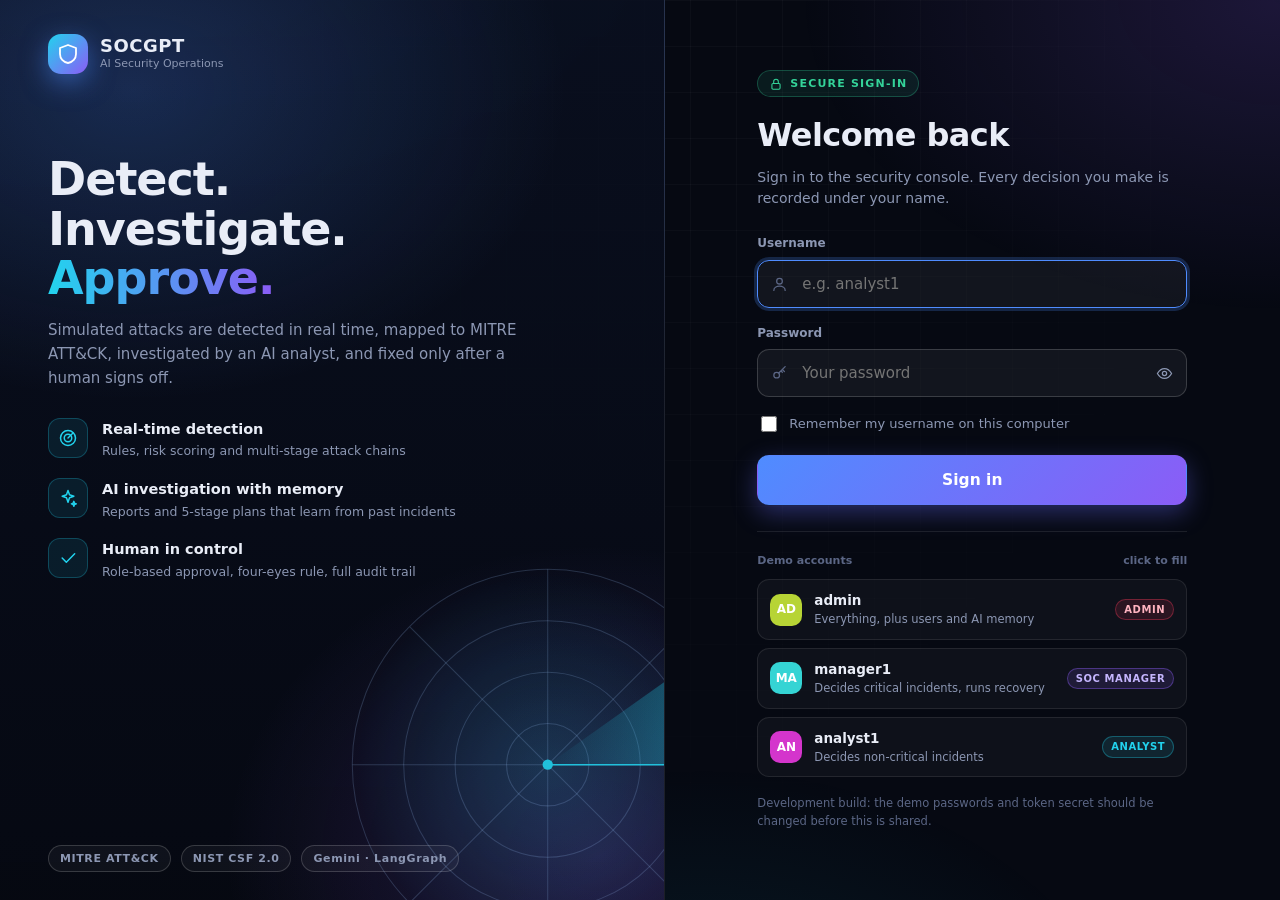
<file: backend-java/src/main/resources/static/index.html>
<!doctype html>
<html lang="en">
<head>
  <meta charset="utf-8">
  <meta name="viewport" content="width=device-width, initial-scale=1">
  <title>SOCGPT · Command Center</title>
  <link rel="stylesheet" href="css/style.css">
  <link rel="stylesheet" href="css/v2.css">
  <link rel="stylesheet" href="css/v3.css">
</head>
<body>
<div class="app">
  <aside class="sidebar" id="sidebar"></aside>

  <main class="main">
    <header class="page-head reveal">
      <div>
        <h1 class="grad-text">Command Center</h1>
        <p class="sub">Live view of detections, AI investigations and the decisions waiting for a human.</p>
      </div>
      <div class="head-actions">
        <button class="btn" id="refreshBtn" title="Refresh now"></button>
        <a class="btn primary" href="incidents.html" id="reviewBtn"></a>
      </div>
    </header>

    <section class="stats" id="stats"></section>

    <section class="ops">
      <div class="card reveal" style="--d:.2s">
        <h3 id="gaugeHead"></h3>
        <div class="gauge-wrap" id="gauge"></div>
      </div>
      <div class="card reveal" style="--d:.24s">
        <h3 id="streamHead"></h3>
        <div class="stream" id="stream"></div>
      </div>
    </section>

    <section class="grid-2">
      <div class="card reveal" style="--d:.28s">
        <h3 id="tlHead"></h3>
        <div class="chart-wrap" id="timeline"></div>
      </div>
      <div class="card reveal" style="--d:.34s">
        <h3 id="sevHead"></h3>
        <div id="donut"></div>
      </div>
    </section>

    <section class="grid-2 even">
      <div class="card reveal" style="--d:.40s">
        <h3 id="tacHead"></h3>
        <div id="tactics"></div>
      </div>
      <div class="card reveal" style="--d:.46s">
        <h3 id="csfHead"></h3>
        <div class="csf-grid" id="csf"></div>
      </div>
    </section>

    <section class="grid-2 even">
      <div class="card reveal" style="--d:.5s">
        <h3 id="perfHead"></h3>
        <div class="perf-grid" id="perf"></div>
      </div>
      <div class="card reveal" style="--d:.55s">
        <h3 id="ipHead"></h3>
        <div id="topIps"></div>
      </div>
    </section>

    <section class="card reveal" style="--d:.58s;margin-top:20px">
      <h3 id="chainHead"></h3>
      <div id="chains"></div>
    </section>

    <section class="grid-2">
      <div class="card reveal" style="--d:.52s">
        <h3 id="feedHead"></h3>
        <div class="feed" id="feed"></div>
      </div>
      <div class="card reveal" style="--d:.58s">
        <h3 id="labHead"></h3>
        <div class="lab" id="lab"></div>
      </div>
    </section>
  </main>
</div>

<script src="js/common.js"></script>
<script>
(function () {
  'use strict';
  SOC.mountSidebar('dash');
  const $ = (id) => document.getElementById(id);
  const state = { first: true, maxId: null, last: {}, fresh: new Set() };

  // ---------- static headings with icons ----------
  $('refreshBtn').innerHTML = SOC.icon('refresh', 16) + ' Refresh';
  $('reviewBtn').innerHTML = SOC.icon('eye', 16) + ' Review incidents';
  $('tlHead').innerHTML = SOC.icon('clock') + 'Incidents over time<span class="right">last 12 hours</span>';
  $('sevHead').innerHTML = SOC.icon('alert') + 'By severity';
  $('tacHead').innerHTML = SOC.icon('target') + 'MITRE ATT&amp;CK tactics<span class="right">click to filter</span>';
  $('csfHead').innerHTML = SOC.icon('layers') + 'NIST CSF 2.0 functions';
  $('feedHead').innerHTML = SOC.icon('bolt') + 'Live incident feed<span class="right">newest first</span>';
  $('labHead').innerHTML = SOC.icon('play') + 'Attack lab<span class="right">safe, simulated traffic</span>';
  $('perfHead').innerHTML = SOC.icon('chart') + 'Response performance<span class="right">how well the SOC is doing</span>';
  $('ipHead').innerHTML = SOC.icon('radar') + 'Top attacking IPs<span class="right">by incidents raised</span>';
  $('chainHead').innerHTML = SOC.icon('link') + 'Multi-stage attack chains<span class="right">one IP, several attack stages</span>';
  if ((SOC.me() || {}).role === 'admin') {
    const b = document.createElement('button');
    b.className = 'btn'; b.title = 'Embed every investigated incident so the AI can learn from past cases';
    b.innerHTML = SOC.icon('layers', 16) + ' Re-index AI memory';
    b.addEventListener('click', async () => {
      b.disabled = true;
      try {
        const r = await SOC.api('/api/rag/reindex', { method: 'POST' });
        SOC.toast('AI memory re-indexed', r.indexed + ' incident(s) indexed' + (r.failed ? ', ' + r.failed + ' failed (' + (r.lastError || 'see backend log') + ')' : '') + '.', r.failed ? 'error' : 'success', 6000);
      } catch (e) { SOC.toast('Re-index failed', e.message, 'error', 6000); } finally { b.disabled = false; }
    });
    document.querySelector('.head-actions').prepend(b);
  }

  // ---------- stat cards ----------
  const STATS = [
    { id: 'total', label: 'Total incidents', icon: 'shield', c: '#22d3ee', glow: 'rgba(34,211,238,.22)' },
    { id: 'wait', label: 'Awaiting approval', icon: 'clock', c: '#fbbf24', glow: 'rgba(251,191,36,.24)', href: 'incidents.html?status=AWAITING_APPROVAL' },
    { id: 'crit', label: 'Critical incidents', icon: 'alert', c: '#ff3b5c', glow: 'rgba(255,59,92,.24)', href: 'incidents.html?sev=CRITICAL' },
    { id: 'risk', label: 'Average risk score', icon: 'bolt', c: '#a78bfa', glow: 'rgba(139,92,246,.26)', unit: '/100' },
    { id: 'mttr', label: 'Avg approval time', icon: 'target', c: '#34d399', glow: 'rgba(52,211,153,.22)', text: true }
  ];
  $('stats').innerHTML = STATS.map((s, i) => `
    <div class="card stat reveal ${s.href ? 'link' : ''}" id="card-${s.id}" style="--d:${0.06 * i + 0.05}s;--c:${s.c};--glow:${s.glow}" ${s.href ? `data-href="${s.href}"` : ''}>
      <div class="s-top"><span class="s-label">${s.label}</span><span class="s-ic">${SOC.icon(s.icon, 19)}</span></div>
      <div class="s-num"><span id="n-${s.id}">0</span>${s.unit ? `<small>${s.unit}</small>` : ''}</div>
      <div class="s-foot" id="f-${s.id}">&nbsp;</div>
    </div>`).join('');
  $('stats').addEventListener('click', (e) => { const c = e.target.closest('[data-href]'); if (c) location.href = c.dataset.href; });

  function updateStats(s) {
    SOC.countUp($('n-total'), s.totalIncidents);
    $('f-total').textContent = s.totalEvents + ' raw events ingested';
    SOC.countUp($('n-wait'), s.awaitingApproval);
    $('f-wait').textContent = s.awaitingApproval ? 'click to review the queue' : 'the queue is clear';
    $('card-wait').classList.toggle('attention', s.awaitingApproval > 0);
    SOC.countUp($('n-crit'), s.criticalCount);
    $('f-crit').textContent = s.totalIncidents ? Math.round((100 * s.criticalCount) / s.totalIncidents) + '% of all incidents' : 'no incidents yet';
    SOC.countUp($('n-risk'), s.avgRisk);
    $('f-risk').textContent = 'across all detections';
    $('n-mttr').textContent = SOC.fmtDuration(s.avgTimeToApproveSeconds);
    $('f-mttr').textContent = s.avgTimeToApproveSeconds == null ? 'no approvals yet' : 'detection → analyst approval';
  }

  $('gaugeHead').innerHTML = SOC.icon('target') + 'Threat level<span class="right">live, from open work</span>';
  $('streamHead').innerHTML = SOC.icon('bolt') + 'Live sensor stream<span class="right">raw events as they arrive</span>';

  // ---------- sparkline inside the first KPI tile ----------
  function renderSpark(hourly) {
    const key = JSON.stringify(hourly.map((h) => h.count));
    if (state.last.spark === key) return;
    state.last.spark = key;
    const W = 92, H = 34, max = Math.max(1, ...hourly.map((h) => h.count));
    const pts = hourly.map((h, i) => [(i / (hourly.length - 1)) * W, H - 3 - (h.count / max) * (H - 8)]);
    const line = pts.map((p, i) => (i ? 'L' : 'M') + p[0].toFixed(1) + ' ' + p[1].toFixed(1)).join(' ');
    const host = $('card-total');
    let el = host.querySelector('.spark');
    if (!el) { el = document.createElementNS('http://www.w3.org/2000/svg', 'svg'); el.setAttribute('class', 'spark'); el.setAttribute('viewBox', `0 0 ${W} ${H}`); host.appendChild(el); }
    el.innerHTML = `<defs><linearGradient id="sparkFill" x1="0" y1="0" x2="0" y2="1"><stop offset="0" stop-color="#2ee6d6"/><stop offset="1" stop-color="transparent"/></linearGradient></defs>
      <path class="area" d="${line} L${W} ${H} L0 ${H} Z"/><path class="line" d="${line}"/>`;
  }

  // ---------- threat gauge ----------
  function renderGauge(s) {
    const t = SOC.threat(s), key = JSON.stringify([t.score, t.name]);
    if (state.last.gauge === key) return;
    const first = !state.last.gauge;
    state.last.gauge = key;
    const R = 120, C = Math.PI * R, ang = -90 + 1.8 * t.score;     // -90deg .. +90deg
    if (first) {
      let ticks = '';
      for (let i = 0; i <= 10; i++) { const a = (-180 + i * 18) * Math.PI / 180; ticks += `<line class="tick" x1="${150 + 134 * Math.cos(a)}" y1="${150 + 134 * Math.sin(a)}" x2="${150 + 142 * Math.cos(a)}" y2="${150 + 142 * Math.sin(a)}"/>`; }
      $('gauge').innerHTML = `<svg class="gauge" viewBox="0 0 300 175" id="gaugeSvg">
        <path class="track" d="M30 150 A120 120 0 0 1 270 150"/>
        <path class="val" id="gVal" d="M30 150 A120 120 0 0 1 270 150" stroke-dasharray="${C}" stroke-dashoffset="${C}"/>${ticks}
        <g class="needle" id="gNeedle" style="transform:rotate(-90deg)"><path d="M150 150 L150 48" stroke="#fff" stroke-width="3" stroke-linecap="round"/><circle cx="150" cy="150" r="8" fill="#0b1426" stroke="#fff" stroke-width="3"/></g></svg>
        <div class="gauge-level" id="gLevel"></div><div class="gauge-sub" id="gSub"></div><div class="gauge-legend" id="gLegend"></div>`;
    }
    const val = $('gVal');
    val.style.setProperty('--tc', t.c); val.style.stroke = t.c;
    requestAnimationFrame(() => requestAnimationFrame(() => { val.style.strokeDashoffset = C * (1 - t.score / 100); $('gNeedle').style.transform = `rotate(${ang}deg)`; }));
    $('gLevel').textContent = t.name; $('gLevel').style.setProperty('--tc', t.c);
    $('gSub').textContent = `Score ${t.score}/100 · ${s.awaitingApproval || 0} plan(s) awaiting a decision, ${s.openIncidents || 0} open, ${s.activeChains || 0} active chain(s)`;
    $('gLegend').innerHTML = SOC.THREAT_LEVELS.map((l) => `<span style="--c:${l.c}" class="${l.name === t.name ? 'on' : ''}">${l.name}</span>`).join('');
  }

  // ---------- live sensor stream ----------
  const EV_COLOR = { sqli: '#ff3b5c', malware: '#ff8a3d', brute_force: '#f5c542', port_scan: '#2ee6d6' };
  function renderStream(events) {
    const ids = events.map((e) => e.eventId), key = ids.join(',');
    if (state.last.stream === key) return;
    const prev = new Set(state.last.streamIds || []), fresh = state.last.stream !== undefined;
    state.last.stream = key; state.last.streamIds = ids;
    if (!events.length) { $('stream').innerHTML = '<div class="stream-head"><span>waiting for sensor events…</span></div>'; return; }
    $('stream').innerHTML = '<div class="stream-head"><span>time (local)</span><span>source · event · technique · tactic</span></div>' + events.map((e) => {
      const t = SOC.parseTime(e.detectedAt);
      return `<div class="s-line ${fresh && !prev.has(e.eventId) ? 'new' : ''}" style="--c:${EV_COLOR[e.eventType] || '#8a99b8'}">
        <span class="t">${t ? t.toLocaleTimeString([], { hour12: false }) : '--:--:--'}</span><span class="ip">${SOC.esc(e.sourceIp)}</span>
        <span class="tag">${SOC.esc(String(e.eventType).toUpperCase())}</span><span class="m">${SOC.esc(e.mitreId || '')}</span><span class="tac">${SOC.esc(e.tactic || '')}</span></div>`;
    }).join('');
  }

  // ---------- timeline (bar chart) ----------
  function renderTimeline(hourly) {
    const key = JSON.stringify(hourly);
    if (state.last.tl === key) return;
    state.last.tl = key;
    const W = 640, H = 236, L = 34, R = 8, T = 20, B = 32;
    const max = Math.max(4, ...hourly.map((h) => h.count));
    const top = max % 2 ? max + 1 : max;
    const iw = W - L - R, ih = H - T - B, slot = iw / hourly.length, bw = slot * 0.6;
    let svg = `<svg viewBox="0 0 ${W} ${H}" class="${state.first ? 'anim' : ''}" role="img" aria-label="Incidents per hour">
      <defs><linearGradient id="barG" x1="0" y1="0" x2="0" y2="1"><stop offset="0" stop-color="#22d3ee"/><stop offset="1" stop-color="#6366f1"/></linearGradient></defs>`;
    [0, 0.5, 1].forEach((f) => {
      const y = T + ih * (1 - f);
      svg += `<line class="grid-l" x1="${L}" x2="${W - R}" y1="${y}" y2="${y}"/><text class="axis-t" x="${L - 8}" y="${y + 4}" text-anchor="end">${Math.round(top * f)}</text>`;
    });
    hourly.forEach((h, i) => {
      const bh = Math.max(h.count ? 5 : 3, (h.count / top) * ih);
      const x = L + i * slot + (slot - bw) / 2, y = T + ih - bh;
      svg += `<g class="bar-hit" data-i="${i}">
        <rect x="${L + i * slot}" y="${T}" width="${slot}" height="${ih}" fill="transparent"/>
        <rect class="bar" style="--i:${i}" x="${x}" y="${y}" width="${bw}" height="${bh}" rx="6" fill="${h.count ? 'url(#barG)' : 'rgba(255,255,255,.08)'}"/>
        ${h.count ? `<text class="val-t" x="${x + bw / 2}" y="${y - 7}" text-anchor="middle">${h.count}</text>` : ''}
      </g>`;
      if (i % 2 === 0 || i === hourly.length - 1) svg += `<text class="axis-t" x="${x + bw / 2}" y="${H - 9}" text-anchor="middle">${h.hour}</text>`;
    });
    $('timeline').innerHTML = svg + '</svg>';
  }
  $('timeline').addEventListener('mousemove', (e) => {
    const g = e.target.closest('.bar-hit');
    if (!g) return SOC.tipHide();
    const h = JSON.parse(state.last.tl)[+g.dataset.i];
    SOC.tip(`<b>${h.hour}</b><br>${h.count} incident${h.count === 1 ? '' : 's'}`, e);
  });
  $('timeline').addEventListener('mouseleave', SOC.tipHide);

  // ---------- severity donut ----------
  const SEVS = ['CRITICAL', 'HIGH', 'MEDIUM', 'LOW'];
  function renderDonut(by) {
    const key = JSON.stringify(by);
    if (state.last.donut === key) return;
    state.last.donut = key;
    const total = SEVS.reduce((a, s) => a + (by[s] || 0), 0);
    const R = 70, C = 2 * Math.PI * R;
    let off = 0, segs = '';
    SEVS.forEach((s) => {
      const v = by[s] || 0;
      if (!v) return;
      const len = (v / total) * C, gap = v === total ? 0 : 3, col = SOC.sevColor(s);
      segs += `<circle class="seg" data-sev="${s}" cx="100" cy="100" r="${R}" stroke="${col}" style="color:${col}" stroke-dasharray="${Math.max(0, len - gap)} ${C}" stroke-dashoffset="${-off}"/>`;
      off += len;
    });
    $('donut').innerHTML = `<div class="donut-wrap">
      <div class="donut" id="donutEl">
        <svg viewBox="0 0 200 200"><circle cx="100" cy="100" r="${R}" fill="none" stroke="rgba(255,255,255,.06)" stroke-width="22"/>${segs}</svg>
        <div class="center"><div><b>${total}</b><span>incidents</span></div></div>
      </div>
      <div class="legend" id="legend">${SEVS.map((s) => {
        const v = by[s] || 0;
        return `<a href="incidents.html?sev=${s}" data-sev="${s}"><i style="background:${SOC.sevColor(s)}"></i><span>${s[0] + s.slice(1).toLowerCase()}</span><b>${v}</b><em>${total ? Math.round((100 * v) / total) : 0}%</em></a>`;
      }).join('')}</div></div>`;
    const donut = $('donutEl'), seg = (s) => donut.querySelector(`.seg[data-sev="${s}"]`);
    $('legend').addEventListener('mouseover', (e) => { const a = e.target.closest('[data-sev]'); if (a && seg(a.dataset.sev)) { donut.classList.add('dim'); seg(a.dataset.sev).classList.add('hl'); } });
    $('legend').addEventListener('mouseout', () => { donut.classList.remove('dim'); donut.querySelectorAll('.hl').forEach((x) => x.classList.remove('hl')); });
    donut.addEventListener('click', (e) => { const c = e.target.closest('.seg'); if (c) location.href = 'incidents.html?sev=' + c.dataset.sev; });
    donut.addEventListener('mousemove', (e) => { const c = e.target.closest('.seg'); if (c) SOC.tip(`<b>${c.dataset.sev}</b><br>${by[c.dataset.sev]} incident(s)`, e); else SOC.tipHide(); });
    donut.addEventListener('mouseleave', SOC.tipHide);
  }

  // ---------- MITRE tactics ----------
  function renderTactics(by) {
    const key = JSON.stringify(by);
    if (state.last.tac === key) return;
    state.last.tac = key;
    const rows = Object.entries(by);
    if (!rows.length) { $('tactics').innerHTML = '<div class="empty" style="padding:30px">No mapped incidents yet</div>'; return; }
    const max = Math.max(...rows.map((r) => r[1]));
    $('tactics').innerHTML = rows.map(([name, n]) =>
      `<a class="bar-row" href="incidents.html?q=${encodeURIComponent(name)}"><span>${SOC.esc(name)}</span><div class="track"><i data-w="${(100 * n) / max}" style="width:0"></i></div><b>${n}</b></a>`).join('');
    requestAnimationFrame(() => requestAnimationFrame(() => $('tactics').querySelectorAll('i[data-w]').forEach((i) => { i.style.width = i.dataset.w + '%'; })));
  }

  // ---------- NIST CSF ----------
  const CSF_ORDER = ['Govern', 'Identify', 'Protect', 'Detect', 'Respond', 'Recover'];
  function renderCsf(by) {
    const key = JSON.stringify(by);
    if (state.last.csf === key) return;
    state.last.csf = key;
    $('csf').innerHTML = CSF_ORDER.map((f) => `<div class="csf ${by[f] > 0 ? 'on' : ''}" data-f="${f}"><b>${by[f] || 0}</b><span>${f}</span></div>`).join('');
  }
  $('csf').addEventListener('mousemove', (e) => { const c = e.target.closest('.csf'); if (c) SOC.tip(`<b>${c.dataset.f}</b><br>${SOC.CSF_INFO[c.dataset.f]}`, e); else SOC.tipHide(); });
  $('csf').addEventListener('mouseleave', SOC.tipHide);

  // ---------- response performance ----------
  function renderPerf(s) {
    const key = JSON.stringify([s.mttrSeconds, s.avgAiSeconds, s.approvalRatePct, s.alertsSent]);
    if (state.last.perf === key) return;
    state.last.perf = key;
    const tiles = [
      ['Mean time to recover', s.mttrSeconds == null ? '—' : SOC.fmtDuration(s.mttrSeconds), 'detection → recovery executed'],
      ['AI analysis time', s.avgAiSeconds == null ? '—' : SOC.fmtDuration(s.avgAiSeconds), 'incident raised → report ready'],
      ['Plan approval rate', s.approvalRatePct == null ? '—' : s.approvalRatePct + '%', 'approved ÷ decided plans'],
      ['E-mail alerts sent', String(s.alertsSent || 0), 'action-required and chain alerts']
    ];
    $('perf').innerHTML = tiles.map(([l, v, f]) => `<div class="perf"><small>${l}</small><b>${v}</b><span>${f}</span></div>`).join('');
  }

  // ---------- top attacking IPs ----------
  function renderTopIps(list) {
    const key = JSON.stringify(list);
    if (state.last.ips === key) return;
    state.last.ips = key;
    if (!list.length) { $('topIps').innerHTML = '<div class="empty" style="padding:30px">No attackers recorded yet</div>'; return; }
    $('topIps').innerHTML = list.map((r) => `<a class="ip-row" href="incidents.html?q=${encodeURIComponent(r.ip)}" style="--c:${r.maxRisk >= 85 ? SOC.sevColor('CRITICAL') : r.maxRisk >= 65 ? SOC.sevColor('HIGH') : r.maxRisk >= 40 ? SOC.sevColor('MEDIUM') : SOC.sevColor('LOW')}">
      <span class="mono">${SOC.esc(r.ip)}</span><span class="risk-mini" title="highest risk ${r.maxRisk}"><i style="width:${r.maxRisk}%"></i></span><span class="cnt">${r.count} incident${r.count === 1 ? '' : 's'}</span></a>`).join('');
  }

  // ---------- attack chains ----------
  function renderChains(chains) {
    const live = chains.filter((c) => c.status !== 'RESOLVED' || !/^Merged/.test(c.description || '')).slice(0, 6);
    const key = JSON.stringify(live);
    if (state.last.chains === key) return;
    state.last.chains = key;
    if (!live.length) {
      $('chains').innerHTML = `<div class="empty" style="padding:30px">${SOC.icon('link', 30)}<b>No multi-stage attacks yet</b>Run the full campaign in the Attack lab: recon, brute force, then SQL injection from one IP.</div>`;
      return;
    }
    $('chains').innerHTML = '<div class="chain-grid">' + live.map((c) => {
      const last = (c.members || [])[c.members.length - 1];
      return `<a class="chain-card" href="incidents.html?id=${last ? last.incidentId : ''}">
        <div class="top"><span class="chain-badge" style="margin-left:0">${SOC.icon('link', 11)} Chain #${c.chainId}</span><span class="mono" style="font-size:12px">${SOC.esc(c.sourceIp)}</span><span class="chip">${SOC.esc(c.status.toLowerCase())}</span><b style="margin-left:auto">risk ${c.overallRisk}</b></div>
        <b>${SOC.esc(c.description || '')}</b>
        <small>${c.stages} stages · ${(c.members || []).length} incidents · updated ${SOC.timeAgo(c.updatedAt)}</small></a>`;
    }).join('') + '</div>';
  }

  // ---------- live feed ----------
  function renderFeed(list) {
    const items = list.slice(0, 7);
    const key = JSON.stringify(items) + ':' + Math.floor(Date.now() / 10000);
    if (state.last.feed === key) return;
    state.last.feed = key;
    if (!items.length) {
      $('feed').innerHTML = `<div class="empty">${SOC.icon('shield', 34)}<b>No incidents yet</b>Launch an attack from the Attack lab and watch it appear here.</div>`;
      return;
    }
    $('feed').innerHTML = items.map((i) => {
      const meta = SOC.eventMeta(i.eventType), c = SOC.sevColor(i.severity);
      return `<a class="feed-item ${state.fresh.has(i.incidentId) ? 'fresh' : ''}" href="incidents.html?id=${i.incidentId}" style="--c:${c}">
        <div class="f-ic">${SOC.icon(meta.icon, 20)}</div>
        <div class="f-main">
          <div class="f-title">#${i.incidentId} · ${SOC.esc(meta.label)}</div>
          <div class="f-meta"><span class="mono">${SOC.esc(i.sourceIp || '—')}</span><span class="chip mitre">${SOC.esc(i.mitreId || '—')}</span><span>${SOC.timeAgo(i.createdAt)}</span></div>
        </div>
        <div class="f-right">${SOC.sevPill(i.severity)}${SOC.statusBadge(i.status)}</div>
      </a>`;
    }).join('');
    state.fresh.clear();
  }

  // ---------- attack lab ----------
  const LAB = [
    { type: 'sqli', title: 'SQL injection', desc: 'Exploit the login form · T1190 · instantly critical', icon: 'database', c: '#ff3b5c' },
    { type: 'malware', title: 'Malware execution', desc: 'Malicious attachment opened · T1204', icon: 'bug', c: '#ff8a3d' },
    { type: 'brute_force', title: 'Brute-force burst', desc: '3 failed logins from one IP · T1110', icon: 'key', c: '#f5c542' },
    { type: 'port_scan', title: 'Port-scan sweep', desc: '5 probes inside 2 minutes · T1595', icon: 'radar', c: '#22d3ee' }
  ];
  $('lab').innerHTML = LAB.map((l) => `<button class="lab-btn" data-type="${l.type}" style="--c:${l.c}">
      <span class="l-ic">${SOC.icon(l.icon, 20)}</span><b>${l.title}</b><small>${l.desc}</small></button>`).join('') +
    `<button class="lab-btn lab-campaign" id="campaign" style="--c:#8b5cf6">
      <span class="l-ic">${SOC.icon('sparkle', 22)}</span>
      <span><b>Run a full attack campaign</b><br><small>Recon → brute force → SQL injection, one after another</small></span></button>`;

  const sleep = (ms) => new Promise((r) => setTimeout(r, ms));
  let tick;
  async function launch(type, quiet, ip) {
    const meta = SOC.eventMeta(type);
    const r = await SOC.api('/api/simulate?type=' + encodeURIComponent(type) + (ip ? '&ip=' + encodeURIComponent(ip) : ''), { method: 'POST' });
    if (!quiet) SOC.toast(meta.label + ' launched', r.eventsSent + ' event(s) from ' + r.sourceIp + '. Detection engine is on it.', 'success');
    return r;
  }
  $('lab').addEventListener('click', async (e) => {
    const btn = e.target.closest('.lab-btn');
    if (!btn || btn.disabled) return;
    const all = $('lab').querySelectorAll('.lab-btn');
    all.forEach((b) => (b.disabled = true));
    try {
      if (btn.id === 'campaign') {
        let attackerIp = null;   // the same attacker for every stage, so the backend can link them into a chain
        for (const [i, t] of ['port_scan', 'brute_force', 'sqli'].entries()) {
          const r = await launch(t, true, attackerIp);
          attackerIp = r.sourceIp;
          SOC.toast('Stage ' + (i + 1) + '/3: ' + SOC.eventMeta(t).label, 'from ' + r.sourceIp, 'info', 2600);
          tick();
          if (i < 2) await sleep(1500);
        }
      } else {
        await launch(btn.dataset.type);
      }
      tick();
    } catch (err) {
      SOC.toast('Could not launch the attack', err.message, 'error');
    } finally {
      all.forEach((b) => (b.disabled = false));
    }
  });
  $('refreshBtn').addEventListener('click', () => { tick(); SOC.toast('Refreshed', '', 'info', 1400); });

  // ---------- main refresh loop ----------
  async function load() {
    const [stats, list, chains, events] = await Promise.all([SOC.api('/api/stats'), SOC.api('/api/incidents'), SOC.api('/api/chains'), SOC.api('/api/events/recent')]);
    // announce brand-new incidents (not on the very first load)
    const maxNow = list.reduce((m, i) => Math.max(m, i.incidentId), 0);
    if (state.maxId !== null && maxNow > state.maxId) {
      const fresh = list.filter((i) => i.incidentId > state.maxId).reverse();
      fresh.forEach((i) => state.fresh.add(i.incidentId));
      fresh.slice(0, 3).forEach((i) => SOC.toast('New ' + i.severity + ' incident #' + i.incidentId, SOC.eventMeta(i.eventType).label + ' from ' + (i.sourceIp || 'unknown'), i.severity === 'CRITICAL' ? 'alert' : 'info'));
    }
    state.maxId = maxNow;

    updateStats(stats);
    SOC.setNavBadge(stats.awaitingApproval);
    renderTimeline(stats.hourly);
    renderDonut(stats.bySeverity);
    renderTactics(stats.byTactic);
    renderCsf(stats.byCsf);
    SOC.paintTop(stats);
    renderGauge(stats);
    renderStream(events);
    renderSpark(stats.hourly);
    renderPerf(stats);
    renderTopIps(stats.topIps || []);
    renderChains(chains);
    renderFeed(list);
    state.first = false;
  }
  tick = SOC.poll(load, 3000);
})();
</script>
</body>
</html>
</file>
<file: backend-java/src/main/resources/static/css/style.css>
/* ==========================================================================
   SOCGPT dashboard — shared styles
   ========================================================================== */
:root {
  --bg: #060912;
  --panel: rgba(255, 255, 255, .045);
  --panel-2: rgba(255, 255, 255, .075);
  --border: rgba(255, 255, 255, .09);
  --border-2: rgba(255, 255, 255, .17);
  --text: #e9edf7;
  --muted: #8c97b3;
  --dim: #5b6685;

  --cyan: #22d3ee;
  --blue: #4f8cff;
  --violet: #8b5cf6;

  --crit: #ff3b5c;
  --high: #ff8a3d;
  --med: #f5c542;
  --low: #4ade80;

  --ok: #34d399;
  --warn: #fbbf24;
  --bad: #fb7185;

  --radius: 16px;
  --shadow: 0 12px 40px rgba(0, 0, 0, .4);
  --mono: ui-monospace, "SF Mono", "Cascadia Code", Consolas, Menlo, monospace;
}

* { box-sizing: border-box; }
html, body { margin: 0; }
body {
  background: var(--bg);
  color: var(--text);
  font: 14px/1.55 Inter, ui-sans-serif, system-ui, -apple-system, "Segoe UI", Roboto, sans-serif;
  -webkit-font-smoothing: antialiased;
  min-height: 100vh;
  overflow-x: hidden;
}
/* soft aurora glow + faint grid behind everything */
body::before {
  content: ""; position: fixed; inset: 0; z-index: 0; pointer-events: none;
  background:
    radial-gradient(900px 520px at 10% -8%, rgba(79, 140, 255, .20), transparent 60%),
    radial-gradient(800px 520px at 100% 0%, rgba(139, 92, 246, .17), transparent 60%),
    radial-gradient(760px 600px at 55% 125%, rgba(34, 211, 238, .11), transparent 60%);
  animation: aurora 18s ease-in-out infinite alternate;
}
body::after {
  content: ""; position: fixed; inset: 0; z-index: 0; pointer-events: none;
  background-image:
    linear-gradient(rgba(255, 255, 255, .028) 1px, transparent 1px),
    linear-gradient(90deg, rgba(255, 255, 255, .028) 1px, transparent 1px);
  background-size: 46px 46px;
  -webkit-mask-image: radial-gradient(ellipse at 50% 0%, #000 15%, transparent 72%);
          mask-image: radial-gradient(ellipse at 50% 0%, #000 15%, transparent 72%);
}
@keyframes aurora { from { transform: translate3d(0, 0, 0) scale(1); } to { transform: translate3d(0, -14px, 0) scale(1.06); } }

a { color: inherit; }
a.btn { text-decoration: none; }
button { font: inherit; color: inherit; }
::selection { background: rgba(79, 140, 255, .4); }
::-webkit-scrollbar { width: 10px; height: 10px; }
::-webkit-scrollbar-thumb { background: rgba(255, 255, 255, .12); border-radius: 10px; }
::-webkit-scrollbar-thumb:hover { background: rgba(255, 255, 255, .2); }

.mono { font-family: var(--mono); }
.ic { flex: none; vertical-align: middle; }

/* ---------- layout ---------- */
.app { position: relative; z-index: 1; display: grid; grid-template-columns: 252px minmax(0, 1fr); min-height: 100vh; }
.main { padding: 30px 36px 70px; max-width: 1560px; width: 100%; }

.sidebar {
  position: sticky; top: 0; height: 100vh; padding: 22px 16px;
  display: flex; flex-direction: column; gap: 22px;
  border-right: 1px solid var(--border);
  background: linear-gradient(180deg, rgba(255, 255, 255, .035), rgba(255, 255, 255, .012));
  -webkit-backdrop-filter: blur(14px); backdrop-filter: blur(14px);
}
.brand { display: flex; align-items: center; gap: 12px; padding: 4px 8px; text-decoration: none; }
.brand-logo {
  width: 40px; height: 40px; border-radius: 13px; display: grid; place-items: center; color: #fff;
  background: linear-gradient(135deg, var(--cyan), var(--violet));
  box-shadow: 0 8px 26px rgba(79, 140, 255, .5);
}
.brand-name { font-weight: 800; font-size: 18px; letter-spacing: .5px; line-height: 1.1; }
.brand-sub { font-size: 11px; color: var(--muted); }

.nav { display: flex; flex-direction: column; gap: 4px; }
.nav-label { font-size: 10.5px; letter-spacing: 1.4px; text-transform: uppercase; color: var(--dim); padding: 0 12px 6px; font-weight: 700; }
.nav a {
  display: flex; align-items: center; gap: 12px; padding: 11px 12px; border-radius: 12px;
  color: var(--muted); text-decoration: none; font-weight: 600; transition: .18s;
}
.nav a:hover { background: var(--panel); color: var(--text); transform: translateX(2px); }
.nav a.active {
  background: linear-gradient(90deg, rgba(79, 140, 255, .24), rgba(139, 92, 246, .10));
  color: #fff; box-shadow: inset 0 0 0 1px rgba(124, 140, 255, .38);
}
.nav-badge {
  margin-left: auto; min-width: 22px; height: 22px; padding: 0 7px; border-radius: 999px;
  display: none; align-items: center; justify-content: center;
  background: var(--warn); color: #1b1300; font-size: 11.5px; font-weight: 800;
  animation: pulse-amber 1.8s infinite;
}
.nav-badge.show { display: inline-flex; }

.side-foot { margin-top: auto; display: flex; flex-direction: column; gap: 12px; }
.side-card { background: var(--panel); border: 1px solid var(--border); border-radius: 14px; padding: 12px; }
.side-card label { display: block; font-size: 10.5px; letter-spacing: 1.2px; text-transform: uppercase; color: var(--dim); font-weight: 700; margin-bottom: 8px; }
.user-row { display: flex; align-items: center; gap: 10px; }
.avatar {
  width: 32px; height: 32px; border-radius: 10px; display: grid; place-items: center; flex: none;
  font-weight: 800; font-size: 12px; color: #fff; background: var(--violet);
}
select, input[type="search"], input[type="text"], textarea {
  background: rgba(255, 255, 255, .05); border: 1px solid var(--border-2); color: var(--text);
  border-radius: 11px; padding: 9px 12px; font: inherit; outline: none; transition: .15s; width: 100%;
}
select option { background: #101528; color: var(--text); }
select:focus, input:focus, textarea:focus { border-color: var(--blue); box-shadow: 0 0 0 3px rgba(79, 140, 255, .22); }
.role-line { margin: 8px 0 0 42px; font-size: 11.5px; color: var(--dim); }
.live { display: flex; align-items: center; gap: 9px; font-size: 12px; color: var(--muted); padding: 0 6px; }
.live .dot { width: 9px; height: 9px; border-radius: 50%; background: var(--ok); box-shadow: 0 0 0 0 rgba(52, 211, 153, .6); animation: pulse-green 2s infinite; }
.live.off .dot { background: var(--bad); animation: none; box-shadow: none; }
.live.off { color: var(--bad); }

/* ---------- page header ---------- */
.page-head { display: flex; align-items: flex-end; justify-content: space-between; gap: 20px; margin-bottom: 26px; flex-wrap: wrap; }
.page-head h1 { margin: 0; font-size: 30px; letter-spacing: -.4px; font-weight: 800; }
.page-head .sub { margin: 5px 0 0; color: var(--muted); max-width: 620px; }
.head-actions { display: flex; gap: 10px; align-items: center; flex-wrap: wrap; }
.grad-text { background: linear-gradient(90deg, #fff, #9fb8ff 55%, #c4a8ff); -webkit-background-clip: text; background-clip: text; color: transparent; }

/* ---------- buttons ---------- */
.btn {
  display: inline-flex; align-items: center; justify-content: center; gap: 8px; cursor: pointer;
  padding: 10px 16px; border-radius: 12px; border: 1px solid var(--border-2); background: var(--panel-2);
  font-weight: 700; transition: .18s; white-space: nowrap;
}
.btn:hover { transform: translateY(-1px); background: rgba(255, 255, 255, .12); }
.btn:active { transform: translateY(0) scale(.98); }
.btn:disabled { opacity: .45; cursor: not-allowed; transform: none; }
.btn.primary { background: linear-gradient(135deg, var(--blue), var(--violet)); border-color: transparent; color: #fff; box-shadow: 0 8px 24px rgba(99, 102, 241, .38); }
.btn.primary:hover { box-shadow: 0 10px 30px rgba(99, 102, 241, .55); }
.btn.success { background: linear-gradient(135deg, #10b981, #34d399); border-color: transparent; color: #04261a; box-shadow: 0 8px 24px rgba(16, 185, 129, .3); }
.btn.danger { background: rgba(255, 59, 92, .14); border-color: rgba(255, 59, 92, .45); color: #ff8da1; }
.btn.danger:hover { background: rgba(255, 59, 92, .24); }
.btn.cyan { background: linear-gradient(135deg, #06b6d4, #22d3ee); border-color: transparent; color: #02222a; box-shadow: 0 8px 24px rgba(34, 211, 238, .28); }
.btn.sm { padding: 7px 12px; font-size: 12.5px; border-radius: 10px; }
.btn.block { width: 100%; }
.spin { width: 15px; height: 15px; border-radius: 50%; border: 2px solid rgba(255, 255, 255, .3); border-top-color: currentColor; animation: rot .7s linear infinite; display: inline-block; }

/* ---------- cards ---------- */
.card {
  position: relative; overflow: hidden; background: var(--panel); border: 1px solid var(--border);
  border-radius: var(--radius); padding: 22px; box-shadow: var(--shadow);
  -webkit-backdrop-filter: blur(10px); backdrop-filter: blur(10px);
}
.card h3 {
  margin: 0 0 16px; font-size: 12px; letter-spacing: 1.1px; text-transform: uppercase; color: var(--muted);
  font-weight: 800; display: flex; align-items: center; gap: 9px;
}
.card h3 .ic { color: var(--cyan); }
.card h3 .right { margin-left: auto; font-weight: 600; letter-spacing: .3px; text-transform: none; color: var(--dim); font-size: 12px; }
.grid-2 { display: grid; grid-template-columns: minmax(0, 1.55fr) minmax(0, 1fr); gap: 20px; margin-top: 20px; }
.grid-2.even { grid-template-columns: minmax(0, 1fr) minmax(0, 1fr); }

/* ---------- stat cards ---------- */
.stats { display: grid; grid-template-columns: repeat(5, minmax(0, 1fr)); gap: 16px; }
.stat { padding: 20px; cursor: default; transition: .22s; }
.stat.link { cursor: pointer; }
.stat:hover { transform: translateY(-4px); border-color: var(--border-2); box-shadow: 0 18px 50px rgba(0, 0, 0, .5); }
.stat::after { content: ""; position: absolute; right: -30px; top: -30px; width: 110px; height: 110px; border-radius: 50%; background: var(--glow, rgba(79, 140, 255, .18)); filter: blur(26px); }
.stat .s-top { display: flex; align-items: center; justify-content: space-between; position: relative; z-index: 1; }
.stat .s-label { color: var(--muted); font-weight: 700; font-size: 12.5px; }
.stat .s-ic { width: 36px; height: 36px; border-radius: 11px; display: grid; place-items: center; color: var(--c, var(--cyan)); background: rgba(255, 255, 255, .06); border: 1px solid var(--border); }
.stat .s-num { font-size: 38px; font-weight: 800; letter-spacing: -1px; margin: 14px 0 2px; position: relative; z-index: 1; line-height: 1.1; font-variant-numeric: tabular-nums; }
.stat .s-num small { font-size: 16px; font-weight: 700; color: var(--muted); margin-left: 3px; }
.stat .s-foot { color: var(--dim); font-size: 12.5px; position: relative; z-index: 1; }
.stat.attention { border-color: rgba(251, 191, 36, .5); animation: fadeUp .6s cubic-bezier(.2, .8, .2, 1) var(--d, 0s) forwards, pulse-amber-box 2.2s ease-in-out 1s infinite; }

/* ---------- pills / badges / chips ---------- */
.sev, .st, .chip {
  display: inline-flex; align-items: center; gap: 7px; padding: 3px 11px; border-radius: 999px;
  font-size: 11px; font-weight: 800; letter-spacing: .5px; white-space: nowrap; border: 1px solid transparent;
}
.sev::before { content: ""; width: 7px; height: 7px; border-radius: 50%; background: currentColor; box-shadow: 0 0 9px currentColor; }
.sev-CRITICAL { color: var(--crit); background: rgba(255, 59, 92, .12); border-color: rgba(255, 59, 92, .38); }
.sev-HIGH { color: var(--high); background: rgba(255, 138, 61, .12); border-color: rgba(255, 138, 61, .38); }
.sev-MEDIUM { color: var(--med); background: rgba(245, 197, 66, .11); border-color: rgba(245, 197, 66, .36); }
.sev-LOW { color: var(--low); background: rgba(74, 222, 128, .10); border-color: rgba(74, 222, 128, .34); }

.st { text-transform: uppercase; font-size: 10.5px; }
.st-OPEN { color: #9db4ff; background: rgba(79, 140, 255, .13); border-color: rgba(79, 140, 255, .35); }
.st-INVESTIGATING { color: var(--cyan); background: rgba(34, 211, 238, .11); border-color: rgba(34, 211, 238, .33); }
.st-AWAITING_APPROVAL { color: var(--warn); background: rgba(251, 191, 36, .12); border-color: rgba(251, 191, 36, .42); }
.st-REMEDIATED { color: var(--ok); background: rgba(52, 211, 153, .11); border-color: rgba(52, 211, 153, .36); }
.st-CLOSED { color: var(--muted); background: rgba(255, 255, 255, .06); border-color: var(--border-2); }

.chip { background: rgba(255, 255, 255, .06); border-color: var(--border); color: var(--text); font-weight: 700; letter-spacing: .2px; font-size: 11.5px; }
.chip.mitre { font-family: var(--mono); color: #c4b5fd; background: rgba(139, 92, 246, .12); border-color: rgba(139, 92, 246, .35); }
.chip.csf { color: var(--cyan); background: rgba(34, 211, 238, .09); border-color: rgba(34, 211, 238, .3); }

/* ---------- charts ---------- */
.chart-wrap { position: relative; }
.chart-wrap svg { width: 100%; height: auto; display: block; overflow: visible; }
.bar-hit { cursor: pointer; }
.bar-hit .bar { transition: filter .15s, opacity .15s; }
.bar-hit:hover .bar { filter: brightness(1.35) drop-shadow(0 0 8px rgba(79, 140, 255, .8)); }
.anim .bar { transform-box: fill-box; transform-origin: center bottom; animation: grow .8s cubic-bezier(.2, .8, .2, 1) both; animation-delay: calc(var(--i) * 45ms); }
.axis-t { fill: var(--dim); font-size: 11px; }
.val-t { fill: var(--text); font-size: 11.5px; font-weight: 700; }
.grid-l { stroke: rgba(255, 255, 255, .07); stroke-dasharray: 3 5; }

.donut-wrap { display: flex; align-items: center; gap: 26px; flex-wrap: wrap; justify-content: center; }
.donut { width: 190px; height: 190px; flex: none; position: relative; }
.donut svg { width: 100%; height: 100%; transform: rotate(-90deg); overflow: visible; }
.donut .seg { fill: none; stroke-width: 22; cursor: pointer; transition: stroke-width .18s, opacity .18s, filter .18s; }
.donut .seg:hover, .donut .seg.hl { stroke-width: 27; filter: drop-shadow(0 0 8px currentColor); }
.donut.dim .seg:not(.hl) { opacity: .35; }
.donut .center { position: absolute; inset: 0; display: grid; place-items: center; text-align: center; pointer-events: none; }
.donut .center b { display: block; font-size: 34px; font-weight: 800; line-height: 1; }
.donut .center span { color: var(--muted); font-size: 12px; }
.legend { display: flex; flex-direction: column; gap: 8px; min-width: 150px; }
.legend a { display: flex; align-items: center; gap: 10px; padding: 7px 10px; border-radius: 10px; text-decoration: none; transition: .15s; cursor: pointer; }
.legend a:hover { background: var(--panel-2); }
.legend i { width: 10px; height: 10px; border-radius: 3px; flex: none; }
.legend span { color: var(--muted); font-weight: 600; flex: 1; }
.legend b { font-variant-numeric: tabular-nums; }
.legend em { color: var(--dim); font-style: normal; font-size: 12px; width: 38px; text-align: right; }

.bar-row { display: grid; grid-template-columns: 150px 1fr 34px; align-items: center; gap: 12px; padding: 7px 8px; border-radius: 10px; text-decoration: none; transition: .15s; }
.bar-row:hover { background: var(--panel-2); }
.bar-row span { color: var(--muted); font-weight: 600; font-size: 13px; }
.bar-row .track { height: 10px; border-radius: 99px; background: rgba(255, 255, 255, .06); overflow: hidden; }
.bar-row .track i { display: block; height: 100%; border-radius: 99px; background: linear-gradient(90deg, var(--blue), var(--violet)); box-shadow: 0 0 14px rgba(99, 102, 241, .6); transition: width .8s cubic-bezier(.2, .8, .2, 1); }
.bar-row b { text-align: right; font-variant-numeric: tabular-nums; }

.csf-grid { display: grid; grid-template-columns: repeat(3, 1fr); gap: 10px; }
.csf { padding: 14px; border-radius: 14px; border: 1px solid var(--border); background: rgba(255, 255, 255, .025); transition: .2s; cursor: default; }
.csf b { display: block; font-size: 26px; font-weight: 800; color: var(--dim); line-height: 1.1; font-variant-numeric: tabular-nums; }
.csf span { font-size: 12px; font-weight: 700; color: var(--dim); letter-spacing: .4px; text-transform: uppercase; }
.csf.on { border-color: rgba(34, 211, 238, .45); background: linear-gradient(160deg, rgba(34, 211, 238, .12), rgba(139, 92, 246, .08)); box-shadow: 0 0 22px rgba(34, 211, 238, .12); }
.csf.on b { color: #fff; } .csf.on span { color: var(--cyan); }
.csf:hover { transform: translateY(-2px); }

/* ---------- live feed ---------- */
.feed { display: flex; flex-direction: column; gap: 8px; }
.feed-item {
  display: grid; grid-template-columns: 40px minmax(0, 1fr) auto; align-items: center; gap: 14px; padding: 11px 14px;
  border-radius: 14px; background: rgba(255, 255, 255, .03); border: 1px solid var(--border);
  text-decoration: none; transition: .18s; cursor: pointer; position: relative; overflow: hidden;
}
.feed-item:hover { background: var(--panel-2); border-color: var(--border-2); transform: translateX(3px); }
.feed-item::before { content: ""; position: absolute; left: 0; top: 0; bottom: 0; width: 3px; background: var(--c, var(--blue)); box-shadow: 0 0 12px var(--c, var(--blue)); }
.feed-item.fresh { animation: slideIn .6s cubic-bezier(.2, .8, .2, 1), flash 2.4s ease-out; }
.f-ic { width: 40px; height: 40px; border-radius: 12px; display: grid; place-items: center; color: var(--c); background: rgba(255, 255, 255, .06); }
.f-main { min-width: 0; }
.f-title { font-weight: 700; white-space: nowrap; overflow: hidden; text-overflow: ellipsis; }
.f-meta { color: var(--muted); font-size: 12.5px; display: flex; gap: 10px; align-items: center; flex-wrap: wrap; margin-top: 2px; }
.f-right { text-align: right; display: flex; flex-direction: column; gap: 5px; align-items: flex-end; }
.f-time { color: var(--dim); font-size: 12px; }

/* ---------- attack lab ---------- */
.lab { display: grid; grid-template-columns: 1fr 1fr; gap: 12px; }
.lab-btn {
  text-align: left; cursor: pointer; padding: 15px; border-radius: 14px; border: 1px solid var(--border);
  background: rgba(255, 255, 255, .03); transition: .2s; display: flex; flex-direction: column; gap: 8px; position: relative; overflow: hidden;
}
.lab-btn:hover { transform: translateY(-3px); border-color: var(--c); background: rgba(255, 255, 255, .06); box-shadow: 0 12px 30px rgba(0, 0, 0, .4), 0 0 24px -6px var(--c); }
.lab-btn:disabled { opacity: .6; cursor: wait; transform: none; }
.lab-btn .l-ic { width: 38px; height: 38px; border-radius: 11px; display: grid; place-items: center; color: var(--c); background: rgba(255, 255, 255, .06); }
.lab-btn b { font-size: 14px; }
.lab-btn small { color: var(--muted); font-size: 12px; line-height: 1.4; }
.lab-campaign { grid-column: 1 / -1; flex-direction: row; align-items: center; gap: 14px; }
.lab-campaign .l-ic { background: linear-gradient(135deg, var(--blue), var(--violet)); color: #fff; }

/* ---------- investigations table ---------- */
.queue-banner {
  display: flex; align-items: center; gap: 16px; padding: 16px 20px; border-radius: var(--radius); margin-bottom: 18px;
  background: linear-gradient(90deg, rgba(251, 191, 36, .16), rgba(251, 191, 36, .04)); border: 1px solid rgba(251, 191, 36, .4);
}
.queue-banner .q-ic { width: 42px; height: 42px; border-radius: 13px; display: grid; place-items: center; background: rgba(251, 191, 36, .2); color: var(--warn); flex: none; }
.queue-banner b { font-size: 15px; display: block; }
.queue-banner span { color: var(--muted); }
.queue-banner .btn { margin-left: auto; }

.toolbar { display: flex; gap: 12px; align-items: center; flex-wrap: wrap; margin-bottom: 16px; }
.search { position: relative; flex: 1 1 280px; max-width: 420px; }
.search .ic { position: absolute; left: 12px; top: 50%; transform: translateY(-50%); color: var(--dim); }
.search input { padding-left: 38px; }
.search kbd { position: absolute; right: 10px; top: 50%; transform: translateY(-50%); font-family: var(--mono); font-size: 11px; color: var(--dim); border: 1px solid var(--border-2); border-radius: 6px; padding: 1px 6px; }
.seg-group { display: flex; gap: 4px; background: rgba(255, 255, 255, .04); padding: 4px; border-radius: 13px; border: 1px solid var(--border); }
.seg-group button { background: transparent; border: 0; padding: 7px 13px; border-radius: 10px; font-weight: 700; font-size: 12.5px; color: var(--muted); cursor: pointer; transition: .15s; }
.seg-group button:hover { color: var(--text); }
.seg-group button.on { background: linear-gradient(135deg, rgba(79, 140, 255, .35), rgba(139, 92, 246, .3)); color: #fff; box-shadow: inset 0 0 0 1px rgba(140, 150, 255, .4); }
.toolbar select { width: auto; min-width: 150px; }
.result-count { margin-left: auto; color: var(--dim); font-size: 13px; }

.table-wrap { overflow-x: auto; border-radius: var(--radius); }
.rows { min-width: 1020px; display: flex; flex-direction: column; gap: 8px; }
.row, .row-head {
  display: grid; align-items: center; gap: 14px; padding: 0 18px;
  grid-template-columns: 104px 60px minmax(170px, 1.4fr) 130px 190px 100px 168px 84px;
}
.row-head { color: var(--dim); font-size: 11px; letter-spacing: 1px; text-transform: uppercase; font-weight: 800; padding-bottom: 4px; }
.row-head button { background: none; border: 0; padding: 0; text-transform: inherit; letter-spacing: inherit; font-weight: inherit; font-size: inherit; color: inherit; cursor: pointer; text-align: left; }
.row-head button:hover { color: var(--text); }
.row {
  height: 66px; border-radius: 14px; border: 1px solid var(--border); background: var(--panel);
  cursor: pointer; transition: .16s; position: relative; overflow: hidden;
}
.row::before { content: ""; position: absolute; left: 0; top: 0; bottom: 0; width: 3px; background: var(--c); }
.row:hover { background: var(--panel-2); border-color: var(--border-2); transform: translateX(3px); box-shadow: 0 10px 30px rgba(0, 0, 0, .35); }
.row.sel { border-color: rgba(124, 140, 255, .7); background: rgba(79, 140, 255, .1); }
.row.fresh { animation: slideIn .6s cubic-bezier(.2, .8, .2, 1), flash 2.4s ease-out; }
.row.needs { box-shadow: inset 0 0 0 1px rgba(251, 191, 36, .25); }
.cell-type { display: flex; align-items: center; gap: 11px; min-width: 0; }
.cell-type .t-ic { width: 34px; height: 34px; border-radius: 10px; display: grid; place-items: center; flex: none; color: var(--c); background: rgba(255, 255, 255, .06); }
.cell-type b { display: block; white-space: nowrap; overflow: hidden; text-overflow: ellipsis; }
.cell-type small { color: var(--dim); display: block; }
.cell-mitre { display: flex; flex-direction: column; gap: 4px; align-items: flex-start; }
.cell-mitre small { color: var(--muted); }
.risk { display: flex; align-items: center; gap: 8px; }
.risk .track { flex: 1; height: 7px; border-radius: 9px; background: rgba(255, 255, 255, .07); overflow: hidden; }
.risk .track i { display: block; height: 100%; border-radius: 9px; background: var(--c); box-shadow: 0 0 10px var(--c); }
.risk b { width: 26px; text-align: right; font-variant-numeric: tabular-nums; }
.age { color: var(--muted); text-align: right; font-size: 12.5px; }
.empty { text-align: center; padding: 60px 20px; color: var(--muted); border: 1px dashed var(--border-2); border-radius: var(--radius); }
.empty .ic { color: var(--dim); margin-bottom: 10px; }
.empty b { display: block; color: var(--text); font-size: 16px; margin-bottom: 4px; }

/* ---------- drawer ---------- */
.overlay { position: fixed; inset: 0; background: rgba(3, 6, 15, .6); opacity: 0; pointer-events: none; transition: opacity .3s; z-index: 55; -webkit-backdrop-filter: blur(3px); backdrop-filter: blur(3px); }
.overlay.show { opacity: 1; pointer-events: auto; }
.drawer {
  position: fixed; top: 0; right: 0; height: 100vh; width: min(660px, 100vw); z-index: 60;
  transform: translateX(104%); transition: transform .38s cubic-bezier(.2, .8, .2, 1);
  display: flex; flex-direction: column; background: rgba(10, 14, 30, .94);
  -webkit-backdrop-filter: blur(22px); backdrop-filter: blur(22px);
  border-left: 1px solid var(--border-2); box-shadow: -30px 0 80px rgba(0, 0, 0, .55);
}
.drawer.open { transform: none; }
.d-head { padding: 22px 26px 16px; border-bottom: 1px solid var(--border); position: relative; }
.d-head::before { content: ""; position: absolute; left: 0; top: 0; right: 0; height: 3px; background: var(--c, var(--blue)); box-shadow: 0 0 18px var(--c, var(--blue)); }
.d-title { display: flex; align-items: flex-start; gap: 14px; }
.d-title .t-ic { width: 46px; height: 46px; border-radius: 14px; display: grid; place-items: center; color: var(--c); background: rgba(255, 255, 255, .07); flex: none; }
.d-title h2 { margin: 0; font-size: 21px; letter-spacing: -.3px; }
.d-title p { margin: 2px 0 0; color: var(--muted); font-size: 13px; }
.d-close { margin-left: auto; background: var(--panel-2); border: 1px solid var(--border); width: 36px; height: 36px; border-radius: 11px; cursor: pointer; display: grid; place-items: center; color: var(--muted); flex: none; transition: .15s; }
.d-close:hover { color: #fff; background: rgba(255, 255, 255, .14); }
.d-badges { display: flex; gap: 8px; flex-wrap: wrap; margin-top: 14px; }

.pipe { display: grid; grid-template-columns: repeat(6, 1fr); padding: 20px 14px 6px; }
.pstep { position: relative; display: flex; flex-direction: column; align-items: center; gap: 8px; text-align: center; font-size: 10.5px; font-weight: 700; color: var(--dim); letter-spacing: .3px; }
.pstep::before { content: ""; position: absolute; top: 13px; right: 50%; width: 100%; height: 2px; background: var(--border-2); z-index: 0; }
.pstep:first-child::before { display: none; }
.pstep .node { width: 28px; height: 28px; border-radius: 50%; display: grid; place-items: center; background: #151b32; border: 2px solid var(--border-2); position: relative; z-index: 1; transition: .3s; }
.pstep.done { color: var(--ok); } .pstep.done::before { background: var(--ok); }
.pstep.done .node { background: var(--ok); border-color: var(--ok); color: #04261a; box-shadow: 0 0 14px rgba(52, 211, 153, .5); }
.pstep.active { color: var(--cyan); }
.pstep.active .node { border-color: var(--cyan); color: var(--cyan); animation: pulse-cyan 1.6s infinite; }
.pstep.active::before { background: linear-gradient(90deg, var(--ok), var(--cyan)); }
.pstep.fail { color: var(--bad); } .pstep.fail .node { border-color: var(--bad); background: rgba(251, 113, 133, .15); color: var(--bad); }

.tabs { display: flex; gap: 4px; padding: 14px 26px 0; border-bottom: 1px solid var(--border); }
.tabs button { background: none; border: 0; padding: 10px 14px; font-weight: 700; color: var(--muted); cursor: pointer; border-bottom: 2px solid transparent; margin-bottom: -1px; transition: .15s; }
.tabs button:hover { color: var(--text); }
.tabs button.on { color: #fff; border-bottom-color: var(--blue); }
.d-body { flex: 1; overflow-y: auto; padding: 22px 26px 26px; }
.d-foot { padding: 16px 26px; border-top: 1px solid var(--border); display: flex; gap: 10px; align-items: center; background: rgba(0, 0, 0, .25); flex-wrap: wrap; }
.d-foot .note { color: var(--muted); font-size: 12.5px; flex: 1 1 100%; }
.d-foot .btn { flex: 1; }

.report-top { display: flex; gap: 22px; align-items: center; margin-bottom: 20px; }
.ring { position: relative; width: 108px; height: 108px; flex: none; }
.ring svg { width: 100%; height: 100%; transform: rotate(-90deg); }
.ring .bg { stroke: rgba(255, 255, 255, .08); fill: none; stroke-width: 9; }
.ring .fg { fill: none; stroke-width: 9; stroke-linecap: round; transition: stroke-dashoffset 1s cubic-bezier(.2, .8, .2, 1); }
.ring .c { position: absolute; inset: 0; display: grid; place-items: center; text-align: center; }
.ring .c b { font-size: 24px; font-weight: 800; line-height: 1; display: block; }
.ring .c small { font-size: 10px; color: var(--muted); letter-spacing: .6px; text-transform: uppercase; }
.field-label { font-size: 11px; letter-spacing: 1.1px; text-transform: uppercase; color: var(--dim); font-weight: 800; margin: 20px 0 8px; display: flex; align-items: center; gap: 8px; }
.field-label:first-child { margin-top: 0; }
.summary { font-size: 15.5px; line-height: 1.65; color: #dfe5f5; margin: 0; }
.callout { padding: 14px 16px; border-radius: 14px; background: rgba(251, 191, 36, .08); border: 1px solid rgba(251, 191, 36, .3); color: #f7e3a6; }
.evidence { list-style: none; padding: 0; margin: 0; display: flex; flex-direction: column; gap: 8px; }
.evidence li { display: flex; gap: 11px; padding: 11px 14px; border-radius: 12px; background: rgba(255, 255, 255, .035); border: 1px solid var(--border); }
.evidence li .ic { color: var(--cyan); margin-top: 2px; }

.tl { position: relative; padding-left: 4px; display: flex; flex-direction: column; gap: 14px; }
.tl::before { content: ""; position: absolute; left: 21px; top: 20px; bottom: 20px; width: 2px; background: var(--border-2); }
.tl-item { display: grid; grid-template-columns: 40px 1fr; gap: 14px; position: relative; }
.tl-node { width: 40px; height: 40px; border-radius: 13px; display: grid; place-items: center; background: #151b32; border: 1px solid var(--border-2); color: var(--c, var(--blue)); position: relative; z-index: 1; transition: .4s; }
.tl-item.done .tl-node { background: var(--ok); color: #04261a; border-color: var(--ok); box-shadow: 0 0 16px rgba(52, 211, 153, .45); }
.tl-card { padding: 13px 16px; border-radius: 14px; background: rgba(255, 255, 255, .035); border: 1px solid var(--border); }
.tl-card b { display: block; margin-bottom: 3px; }
.tl-card p { margin: 0; color: #c9d1e6; line-height: 1.55; }
.tl-card small { color: var(--dim); font-weight: 700; letter-spacing: .6px; text-transform: uppercase; font-size: 10.5px; }

.info-grid { display: grid; grid-template-columns: 1fr 1fr; gap: 12px; }
.info { padding: 15px; border-radius: 14px; background: rgba(255, 255, 255, .035); border: 1px solid var(--border); }
.info.wide { grid-column: 1 / -1; }
.info small { display: block; color: var(--dim); font-size: 10.5px; letter-spacing: 1px; text-transform: uppercase; font-weight: 800; margin-bottom: 6px; }
.info b { font-size: 16px; display: block; }
.info p { margin: 4px 0 0; color: var(--muted); font-size: 13px; }
.info .big { font-family: var(--mono); font-size: 24px; color: #c4b5fd; }

.skel { background: linear-gradient(90deg, rgba(255, 255, 255, .04), rgba(255, 255, 255, .1), rgba(255, 255, 255, .04)); background-size: 200% 100%; animation: shimmer 1.4s infinite; border-radius: 10px; }
.thinking { padding: 22px; border-radius: 16px; border: 1px dashed rgba(34, 211, 238, .4); background: rgba(34, 211, 238, .05); }
.thinking .t-row { display: flex; align-items: center; gap: 12px; color: var(--cyan); font-weight: 700; margin-bottom: 16px; }
.dots span { display: inline-block; width: 6px; height: 6px; border-radius: 50%; background: currentColor; margin-left: 3px; animation: bounce 1.2s infinite; }
.dots span:nth-child(2) { animation-delay: .15s; } .dots span:nth-child(3) { animation-delay: .3s; }

/* ---------- audit timeline ---------- */
.a-stats { display: grid; grid-template-columns: repeat(4, minmax(0, 1fr)); gap: 16px; margin-bottom: 22px; }
.day-label { margin: 22px 0 10px; color: var(--dim); font-weight: 800; font-size: 11.5px; letter-spacing: 1.3px; text-transform: uppercase; display: flex; align-items: center; gap: 12px; }
.day-label::after { content: ""; flex: 1; height: 1px; background: var(--border); }
.a-list { position: relative; display: flex; flex-direction: column; gap: 10px; }
.a-item { display: grid; grid-template-columns: 44px minmax(0, 1fr) auto; gap: 16px; align-items: center; padding: 14px 18px; border-radius: 15px; background: var(--panel); border: 1px solid var(--border); transition: .17s; position: relative; overflow: hidden; }
.a-item:hover { background: var(--panel-2); border-color: var(--border-2); transform: translateX(3px); }
.a-item::before { content: ""; position: absolute; left: 0; top: 0; bottom: 0; width: 3px; background: var(--c); }
.a-item.fresh { animation: slideIn .6s cubic-bezier(.2, .8, .2, 1), flash 2.4s ease-out; }
.a-ic { width: 44px; height: 44px; border-radius: 13px; display: grid; place-items: center; color: var(--c); background: rgba(255, 255, 255, .06); }
.a-main b { font-size: 14.5px; }
.a-main p { margin: 3px 0 0; color: var(--muted); }
.a-meta { display: flex; gap: 10px; align-items: center; margin-top: 7px; flex-wrap: wrap; color: var(--dim); font-size: 12.5px; }
.a-user { display: inline-flex; align-items: center; gap: 7px; color: var(--muted); font-weight: 700; }
.a-user .avatar { width: 22px; height: 22px; border-radius: 7px; font-size: 10px; }
.a-time { text-align: right; color: var(--muted); font-size: 12.5px; }
.a-time small { display: block; color: var(--dim); }
.a-link { text-decoration: none; color: var(--cyan); font-weight: 700; }
.a-link:hover { text-decoration: underline; }

/* ---------- modal, toast, tooltip ---------- */
.modal-wrap { position: fixed; inset: 0; z-index: 90; display: grid; place-items: center; background: rgba(3, 6, 15, .66); -webkit-backdrop-filter: blur(5px); backdrop-filter: blur(5px); animation: fadeIn .2s; padding: 20px; }
.modal { width: min(440px, 100%); padding: 28px; border-radius: 22px; background: #0e1328; border: 1px solid var(--border-2); box-shadow: 0 30px 90px rgba(0, 0, 0, .7); animation: pop .28s cubic-bezier(.2, .9, .3, 1.2); }
.modal-ic { width: 52px; height: 52px; border-radius: 16px; display: grid; place-items: center; margin-bottom: 16px; background: rgba(79, 140, 255, .16); color: #9db4ff; }
.modal-ic.success { background: rgba(52, 211, 153, .16); color: var(--ok); }
.modal-ic.danger { background: rgba(255, 59, 92, .16); color: var(--bad); }
.modal-ic.cyan { background: rgba(34, 211, 238, .16); color: var(--cyan); }
.modal h3 { margin: 0 0 6px; font-size: 20px; letter-spacing: -.2px; }
.modal p { margin: 0 0 16px; color: var(--muted); line-height: 1.6; }
.modal textarea { min-height: 84px; resize: vertical; margin-bottom: 16px; }
.modal-actions { display: flex; gap: 10px; justify-content: flex-end; }

#toasts { position: fixed; bottom: 22px; right: 22px; z-index: 120; display: flex; flex-direction: column-reverse; gap: 10px; pointer-events: none; transition: right .38s cubic-bezier(.2, .8, .2, 1); }
body.drawer-open #toasts { right: calc(min(660px, 100vw) + 22px); }
@media (max-width: 720px) { body.drawer-open #toasts { right: 22px; bottom: 120px; } }
.toast { pointer-events: auto; min-width: 280px; max-width: 400px; padding: 13px 16px; border-radius: 14px; background: rgba(14, 19, 40, .96); border: 1px solid var(--border-2); border-left: 4px solid var(--blue); box-shadow: 0 16px 50px rgba(0, 0, 0, .55); display: flex; gap: 12px; align-items: flex-start; animation: toastIn .4s cubic-bezier(.2, .9, .3, 1.1); }
.toast.out { animation: toastOut .3s forwards; }
.toast.success { border-left-color: var(--ok); } .toast.success .t-i { color: var(--ok); }
.toast.error { border-left-color: var(--bad); } .toast.error .t-i { color: var(--bad); }
.toast.alert { border-left-color: var(--crit); } .toast.alert .t-i { color: var(--crit); }
.toast.info .t-i { color: var(--cyan); }
.toast b { display: block; font-size: 13.5px; } .toast span { color: var(--muted); font-size: 12.5px; }

.tip { position: fixed; z-index: 130; pointer-events: none; background: rgba(8, 12, 26, .96); border: 1px solid var(--border-2); border-radius: 11px; padding: 8px 12px; font-size: 12.5px; box-shadow: 0 10px 30px rgba(0, 0, 0, .5); opacity: 0; transform: translateY(4px); transition: opacity .12s, transform .12s; max-width: 260px; }
.tip.show { opacity: 1; transform: none; }

/* ---------- animations ---------- */
.reveal { opacity: 0; transform: translateY(12px); animation: fadeUp .6s cubic-bezier(.2, .8, .2, 1) forwards; animation-delay: var(--d, 0s); }
@keyframes fadeUp { to { opacity: 1; transform: none; } }
@keyframes fadeIn { from { opacity: 0; } to { opacity: 1; } }
@keyframes pop { from { opacity: 0; transform: scale(.9) translateY(10px); } to { opacity: 1; transform: none; } }
@keyframes grow { from { transform: scaleY(0); } to { transform: scaleY(1); } }
@keyframes slideIn { from { opacity: 0; transform: translateX(-22px); } to { opacity: 1; transform: none; } }
@keyframes flash { 0% { background: rgba(79, 140, 255, .28); } 100% { background: rgba(255, 255, 255, .03); } }
@keyframes toastIn { from { opacity: 0; transform: translateX(40px) scale(.95); } to { opacity: 1; transform: none; } }
@keyframes toastOut { to { opacity: 0; transform: translateX(40px); } }
@keyframes shimmer { to { background-position: -200% 0; } }
@keyframes rot { to { transform: rotate(360deg); } }
@keyframes bounce { 0%, 80%, 100% { transform: translateY(0); opacity: .5; } 40% { transform: translateY(-5px); opacity: 1; } }
@keyframes pulse-green { 0% { box-shadow: 0 0 0 0 rgba(52, 211, 153, .55); } 70% { box-shadow: 0 0 0 9px rgba(52, 211, 153, 0); } 100% { box-shadow: 0 0 0 0 rgba(52, 211, 153, 0); } }
@keyframes pulse-amber { 0% { box-shadow: 0 0 0 0 rgba(251, 191, 36, .55); } 70% { box-shadow: 0 0 0 9px rgba(251, 191, 36, 0); } 100% { box-shadow: 0 0 0 0 rgba(251, 191, 36, 0); } }
@keyframes pulse-cyan { 0% { box-shadow: 0 0 0 0 rgba(34, 211, 238, .55); } 70% { box-shadow: 0 0 0 9px rgba(34, 211, 238, 0); } 100% { box-shadow: 0 0 0 0 rgba(34, 211, 238, 0); } }
@keyframes pulse-amber-box { 0%, 100% { box-shadow: var(--shadow), 0 0 0 0 rgba(251, 191, 36, 0); } 50% { box-shadow: var(--shadow), 0 0 28px 0 rgba(251, 191, 36, .22); } }

@media (prefers-reduced-motion: reduce) { *, *::before, *::after { animation-duration: .01ms !important; animation-iteration-count: 1 !important; transition-duration: .01ms !important; } }

/* ---------- responsive ---------- */
@media (max-width: 1280px) {
  .stats { grid-template-columns: repeat(3, minmax(0, 1fr)); }
  .grid-2, .grid-2.even { grid-template-columns: 1fr; }
}
@media (max-width: 900px) {
  .app { grid-template-columns: 1fr; }
  .sidebar { position: relative; height: auto; flex-direction: row; align-items: center; flex-wrap: wrap; gap: 12px; padding: 14px; border-right: 0; border-bottom: 1px solid var(--border); }
  .nav { flex-direction: row; flex-wrap: wrap; } .nav-label, .brand-sub, .side-foot .live { display: none; }
  .side-foot { margin: 0 0 0 auto; flex-direction: row; }
  .main { padding: 22px 16px 60px; }
  .stats, .a-stats { grid-template-columns: repeat(2, minmax(0, 1fr)); }
  .lab { grid-template-columns: 1fr; }
  .csf-grid { grid-template-columns: repeat(2, 1fr); }
}
</file>
<file: backend-java/src/main/resources/static/css/v2.css>
/* ==========================================================================
   v2 additions: sign-in, role pills, risk breakdown, attack chains, similar
   incidents, performance cards. Loaded after style.css.
   ========================================================================== */
input[type="password"] {
  background: rgba(255, 255, 255, .05); border: 1px solid var(--border-2); color: var(--text);
  border-radius: 11px; padding: 9px 12px; font: inherit; outline: none; transition: .15s; width: 100%;
}
input[type="password"]:focus { border-color: var(--blue); box-shadow: 0 0 0 3px rgba(79, 140, 255, .22); }

.icon-btn {
  display: inline-grid; place-items: center; width: 32px; height: 32px; border-radius: 10px; cursor: pointer; flex: none;
  background: transparent; border: 1px solid transparent; color: var(--muted); transition: .15s;
}
.icon-btn:hover { background: var(--panel-2); border-color: var(--border-2); color: var(--text); }

/* sidebar user card */
.who { display: flex; flex-direction: column; gap: 3px; min-width: 0; flex: 1; }
.who b { font-size: 13.5px; line-height: 1.1; overflow: hidden; text-overflow: ellipsis; white-space: nowrap; }
.role-pill { align-self: flex-start; font-size: 10px; font-weight: 800; letter-spacing: .6px; text-transform: uppercase; padding: 2px 8px; border-radius: 99px; background: rgba(255, 255, 255, .07); color: var(--muted); border: 1px solid var(--border); }
.role-pill.r-admin { color: #ffb4c0; background: rgba(255, 59, 92, .12); border-color: rgba(255, 59, 92, .35); }
.role-pill.r-soc_manager { color: #c4b5fd; background: rgba(139, 92, 246, .14); border-color: rgba(139, 92, 246, .4); }
.role-pill.r-analyst { color: var(--cyan); background: rgba(34, 211, 238, .1); border-color: rgba(34, 211, 238, .32); }

/* login */
.login-wrap { position: relative; z-index: 1; min-height: 100vh; display: grid; place-items: center; padding: 24px 16px; }
.login-card {
  width: min(440px, 100%); padding: 34px 32px 28px; border-radius: 24px; background: rgba(14, 19, 40, .72);
  border: 1px solid var(--border-2); box-shadow: 0 30px 90px rgba(0, 0, 0, .6), 0 0 0 1px rgba(79, 140, 255, .08);
  -webkit-backdrop-filter: blur(16px); backdrop-filter: blur(16px); animation: pop .5s cubic-bezier(.2, .9, .3, 1.1);
}
.login-brand { display: flex; align-items: center; gap: 12px; margin-bottom: 26px; }
.login-card h1 { margin: 0 0 4px; font-size: 26px; letter-spacing: -.3px; }
.login-sub { margin: 0 0 22px; color: var(--muted); font-size: 13.5px; }
.login-card label { display: block; font-size: 11px; font-weight: 800; letter-spacing: 1px; text-transform: uppercase; color: var(--dim); margin: 14px 0 6px; }
.pw { position: relative; }
.pw input { padding-right: 44px; }
.pw .icon-btn { position: absolute; right: 5px; top: 50%; transform: translateY(-50%); }
.login-error { margin: 14px 0 0; padding: 10px 13px; border-radius: 11px; background: rgba(255, 59, 92, .12); border: 1px solid rgba(255, 59, 92, .4); color: #ffb4c0; font-size: 13px; }
.login-error[hidden] { display: none; }
.login-card #submit { margin-top: 18px; padding: 12px 16px; font-size: 15px; }
.demo { margin-top: 24px; padding-top: 18px; border-top: 1px solid var(--border); }
.demo-title { font-size: 11px; font-weight: 800; letter-spacing: 1px; text-transform: uppercase; color: var(--dim); margin-bottom: 10px; }
.demo-title span { text-transform: none; letter-spacing: 0; font-weight: 600; }
.demo-list { display: flex; flex-direction: column; gap: 8px; }
.demo-chip { display: flex; align-items: center; gap: 12px; text-align: left; cursor: pointer; padding: 9px 12px; border-radius: 12px; background: rgba(255, 255, 255, .035); border: 1px solid var(--border); transition: .15s; }
.demo-chip:hover { background: var(--panel-2); border-color: var(--border-2); transform: translateX(2px); }
.demo-chip b { display: block; font-size: 13.5px; }
.demo-chip small { display: block; color: var(--muted); font-size: 11.5px; }

/* decision footer: explains why a button is disabled */
.d-foot .note.warn { color: #f7c9a1; background: rgba(255, 138, 61, .1); border: 1px solid rgba(255, 138, 61, .32); border-radius: 11px; padding: 9px 12px; }
.callout.bad { background: rgba(255, 59, 92, .09); border-color: rgba(255, 59, 92, .38); color: #ffc1cb; }
.d-foot .btn-row { display: flex; gap: 10px; flex: 1 1 100%; }
.d-foot .btn-row .btn { flex: 1; }

/* chain badge on table rows */
.chain-badge { display: inline-flex; align-items: center; gap: 4px; font-size: 10.5px; font-weight: 800; letter-spacing: .3px; padding: 1px 7px; border-radius: 99px; color: #f0abfc; background: rgba(217, 70, 239, .12); border: 1px solid rgba(217, 70, 239, .38); margin-left: 6px; vertical-align: 1px; }

/* risk breakdown */
.risk-hero { display: flex; align-items: baseline; gap: 10px; margin-bottom: 12px; }
.risk-hero b { font-size: 40px; line-height: 1; font-variant-numeric: tabular-nums; }
.risk-hero span { color: var(--muted); }
.risk-bar { height: 12px; border-radius: 99px; background: rgba(255, 255, 255, .07); overflow: hidden; margin-bottom: 16px; }
.risk-bar i { display: block; height: 100%; border-radius: 99px; background: var(--c); box-shadow: 0 0 16px var(--c); transition: width .9s cubic-bezier(.2, .8, .2, 1); }
.rf-list { display: flex; flex-direction: column; gap: 8px; }
.rf { display: grid; grid-template-columns: 56px minmax(0, 1fr); gap: 12px; align-items: center; padding: 11px 14px; border-radius: 13px; background: rgba(255, 255, 255, .03); border: 1px solid var(--border); }
.rf .pts { font-family: var(--mono); font-weight: 800; font-size: 17px; text-align: center; color: var(--warn); }
.rf.base .pts { color: var(--text); }
.rf.esc { border-color: rgba(255, 138, 61, .45); background: rgba(255, 138, 61, .08); }
.rf.esc .pts { color: var(--high); }
.rf b { display: block; font-size: 13.5px; }
.rf small { color: var(--muted); font-size: 12.5px; line-height: 1.4; }

/* attack chain */
.chain-viz { display: flex; align-items: stretch; gap: 0; overflow-x: auto; padding: 4px 0 12px; }
.chain-step { flex: 1 0 150px; position: relative; padding: 14px 14px 12px; border-radius: 14px; background: rgba(255, 255, 255, .04); border: 1px solid var(--border); text-decoration: none; display: block; transition: .15s; }
.chain-step:hover { border-color: var(--border-2); background: var(--panel-2); }
.chain-step.here { border-color: rgba(217, 70, 239, .6); box-shadow: 0 0 0 1px rgba(217, 70, 239, .25), 0 0 26px -8px rgba(217, 70, 239, .6); }
.chain-step small { display: block; color: var(--dim); font-size: 10.5px; letter-spacing: 1px; text-transform: uppercase; font-weight: 800; }
.chain-step b { display: block; margin: 4px 0 6px; font-size: 14px; }
.chain-step .meta { display: flex; gap: 6px; flex-wrap: wrap; align-items: center; font-size: 11.5px; color: var(--muted); }
.chain-arrow { flex: 0 0 26px; display: grid; place-items: center; color: var(--dim); }
.chain-summary { padding: 14px 16px; border-radius: 14px; background: rgba(217, 70, 239, .07); border: 1px solid rgba(217, 70, 239, .3); margin-bottom: 14px; }
.chain-summary b { display: block; font-size: 15px; margin-bottom: 4px; }
.chain-summary span { color: var(--muted); font-size: 12.5px; }

/* similar past incidents */
.sim-list { display: flex; flex-direction: column; gap: 10px; }
.sim-item { display: block; text-decoration: none; padding: 13px 15px; border-radius: 14px; background: rgba(255, 255, 255, .035); border: 1px solid var(--border); transition: .15s; }
.sim-item:hover { background: var(--panel-2); border-color: var(--border-2); }
.sim-top { display: flex; align-items: center; gap: 10px; flex-wrap: wrap; margin-bottom: 5px; }
.sim-top b { font-size: 13.5px; }
.sim-score { margin-left: auto; font-family: var(--mono); font-size: 12px; color: var(--cyan); }
.sim-item p { margin: 0; color: var(--muted); font-size: 12.5px; line-height: 1.5; }
.sim-outcome { display: inline-flex; align-items: center; gap: 5px; margin-top: 7px; font-size: 11.5px; font-weight: 700; }
.sim-outcome.ok { color: var(--ok); }
.sim-outcome.no { color: var(--bad); }

/* Command Center: performance, top IPs, chains */
.perf-grid { display: grid; grid-template-columns: repeat(2, minmax(0, 1fr)); gap: 12px; }
.perf { padding: 14px 16px; border-radius: 14px; background: rgba(255, 255, 255, .035); border: 1px solid var(--border); }
.perf small { display: block; color: var(--dim); font-size: 10.5px; font-weight: 800; letter-spacing: 1px; text-transform: uppercase; }
.perf b { display: block; font-size: 25px; margin: 4px 0 2px; font-variant-numeric: tabular-nums; letter-spacing: -.3px; }
.perf span { color: var(--muted); font-size: 12px; }
.ip-row { display: grid; grid-template-columns: minmax(0, 1fr) 70px 70px; gap: 12px; align-items: center; padding: 9px 10px; border-radius: 11px; text-decoration: none; transition: .15s; }
.ip-row:hover { background: var(--panel-2); }
.ip-row .mono { font-size: 13px; }
.ip-row .cnt { color: var(--muted); font-size: 12px; text-align: right; }
.ip-row .risk-mini { height: 7px; border-radius: 99px; background: rgba(255, 255, 255, .07); overflow: hidden; }
.ip-row .risk-mini i { display: block; height: 100%; border-radius: 99px; background: var(--c); }
.chain-grid { display: grid; grid-template-columns: repeat(auto-fill, minmax(320px, 1fr)); gap: 12px; }
.chain-grid .chain-card { margin-bottom: 0; }
.chain-card { display: block; text-decoration: none; padding: 13px 15px; border-radius: 14px; margin-bottom: 10px; background: rgba(217, 70, 239, .06); border: 1px solid rgba(217, 70, 239, .28); transition: .15s; }
.chain-card:hover { background: rgba(217, 70, 239, .11); transform: translateX(2px); }
.chain-card b { display: block; font-size: 13.5px; }
.chain-card small { display: block; color: var(--muted); margin-top: 3px; font-size: 12px; }
.chain-card .top { display: flex; gap: 8px; align-items: center; margin-bottom: 5px; flex-wrap: wrap; }

@media (max-width: 700px) { .perf-grid { grid-template-columns: 1fr; } }
</file>
<file: backend-java/src/main/resources/static/css/v3.css>
/* ==========================================================================
   v3: status bar, threat gauge, live sensor stream, KPI sparkline.
   Uses the original glass look (style.css); no global overrides.
   ========================================================================== */
.main { padding-top: 0; }

/* ---------- top status bar ---------- */
.topbar {
  position: sticky; top: 0; z-index: 30; display: flex; align-items: center; gap: 18px; flex-wrap: wrap;
  margin: 0 -36px 24px; padding: 11px 36px; font-size: 12.5px; color: var(--muted);
  background: rgba(8, 12, 24, .72); border-bottom: 1px solid var(--border);
  -webkit-backdrop-filter: blur(14px); backdrop-filter: blur(14px);
}
.tb-item { display: inline-flex; align-items: center; gap: 8px; white-space: nowrap; }
.tb-item b { color: var(--text); font-weight: 700; }
.tb-label { font-size: 10.5px; letter-spacing: 1.2px; text-transform: uppercase; color: var(--dim); font-weight: 700; }
.tb-dot { width: 9px; height: 9px; border-radius: 50%; background: var(--ok); box-shadow: 0 0 0 0 rgba(52, 211, 153, .6); animation: pulse-green 2s infinite; }
.tb-dot.off { background: var(--bad); animation: none; }
.tb-sep { width: 1px; height: 18px; background: var(--border-2); }
.tb-right { margin-left: auto; display: flex; align-items: center; gap: 18px; flex-wrap: wrap; }
.tb-clock { font-family: var(--mono); font-size: 12.5px; color: var(--text); letter-spacing: .4px; }
.threat-pill {
  font-weight: 800; letter-spacing: 1.1px; font-size: 11px; text-transform: uppercase; padding: 3px 11px; border-radius: 999px;
  color: var(--tc); background: color-mix(in srgb, var(--tc) 14%, transparent); border: 1px solid color-mix(in srgb, var(--tc) 55%, transparent);
}

/* ---------- KPI sparkline ---------- */
.spark { position: absolute; right: 16px; bottom: 44px; width: 84px; height: 32px; z-index: 1; }
.spark path.line { fill: none; stroke: var(--cyan); stroke-width: 1.8; stroke-linejoin: round; stroke-linecap: round; filter: drop-shadow(0 0 4px rgba(34, 211, 238, .6)); }
.spark path.area { fill: url(#sparkFill); opacity: .3; }

/* ---------- ops row: threat gauge + live event stream ---------- */
.ops { display: grid; grid-template-columns: minmax(280px, 1fr) minmax(0, 2.1fr); gap: 20px; margin-top: 20px; }
.gauge-wrap { display: flex; flex-direction: column; align-items: center; gap: 6px; }
.gauge { width: 100%; max-width: 300px; }
.gauge .track { fill: none; stroke: rgba(255, 255, 255, .07); stroke-width: 16; stroke-linecap: round; }
.gauge .val { fill: none; stroke-width: 16; stroke-linecap: round; transition: stroke-dashoffset 1.1s cubic-bezier(.2, .8, .2, 1), stroke .4s; filter: drop-shadow(0 0 8px var(--tc)); }
.gauge .tick { stroke: rgba(255, 255, 255, .25); stroke-width: 1.5; }
.gauge .needle { transition: transform 1.1s cubic-bezier(.2, .8, .2, 1); transform-origin: 150px 150px; }
.gauge-level { font-size: 26px; font-weight: 800; letter-spacing: 3px; color: var(--tc); text-shadow: 0 0 22px var(--tc); margin-top: -34px; }
.gauge-sub { color: var(--muted); font-size: 12px; text-align: center; max-width: 260px; }
.gauge-legend { display: flex; gap: 6px; flex-wrap: wrap; justify-content: center; margin-top: 8px; }
.gauge-legend span { font-size: 10px; font-weight: 800; letter-spacing: .8px; padding: 2px 8px; border-radius: 999px; color: var(--c); border: 1px solid color-mix(in srgb, var(--c) 45%, transparent); opacity: .55; }
.gauge-legend span.on { opacity: 1; background: color-mix(in srgb, var(--c) 16%, transparent); }

.stream { font-family: var(--mono); font-size: 12px; background: rgba(3, 6, 14, .55); border: 1px solid var(--border); border-radius: 12px; padding: 8px 0; height: 258px; overflow: hidden; position: relative; }
.stream::after { content: ""; position: absolute; left: 0; right: 0; bottom: 0; height: 34px; background: linear-gradient(transparent, rgba(6, 9, 18, .95)); pointer-events: none; }
.s-line { display: grid; grid-template-columns: 64px 98px minmax(0, 1fr) 54px 138px; gap: 10px; padding: 4px 14px; align-items: center; white-space: nowrap; border-left: 2px solid transparent; }
.s-line:hover { background: rgba(255, 255, 255, .04); }
.s-line.new { animation: streamIn .8s ease-out; border-left-color: var(--cyan); }
.s-line .t { color: var(--dim); }
.s-line .ip { color: #9ad1ff; overflow: hidden; text-overflow: ellipsis; }
.s-line .tag { font-weight: 800; letter-spacing: .5px; color: var(--c); overflow: hidden; text-overflow: ellipsis; }
.s-line .m { color: #c4b5fd; }
.s-line .tac { color: var(--muted); overflow: hidden; text-overflow: ellipsis; text-align: right; }
.stream-head { display: flex; justify-content: space-between; color: var(--dim); font-size: 10.5px; letter-spacing: 1px; text-transform: uppercase; padding: 0 14px 6px; border-bottom: 1px solid var(--border); margin-bottom: 4px; }
@keyframes streamIn { from { background: rgba(34, 211, 238, .22); transform: translateX(-8px); opacity: 0; } to { background: transparent; transform: none; opacity: 1; } }

@media (max-width: 1100px) {
  .ops { grid-template-columns: 1fr; }
  .s-line { grid-template-columns: 62px 96px minmax(0, 1fr) 52px; }
  .s-line .tac { display: none; }
}
@media (max-width: 700px) { .topbar { gap: 10px; margin: 0 -16px 16px; padding: 8px 16px; } .tb-right { margin-left: 0; } }
</file>
<file: backend-java/src/main/resources/static/css/login.css>
/* Sign-in page: split screen. Left = brand and radar, right = form. */
.login-body { overflow-x: hidden; }
.lg { position: relative; z-index: 1; display: grid; grid-template-columns: minmax(0, 1.08fr) minmax(0, 1fr); min-height: 100vh; }

/* ---------- hero ---------- */
.lg-hero {
  position: relative; display: flex; flex-direction: column; padding: 34px 48px 28px; overflow: hidden;
  background:
    radial-gradient(700px 500px at 20% 10%, rgba(79, 140, 255, .22), transparent 62%),
    radial-gradient(600px 500px at 90% 95%, rgba(139, 92, 246, .22), transparent 62%),
    linear-gradient(180deg, rgba(10, 16, 32, .9), rgba(6, 9, 18, .95));
  border-right: 1px solid var(--border);
}
.lg-brand { display: flex; align-items: center; gap: 12px; position: relative; z-index: 2; }
.lg-mid { position: relative; z-index: 2; margin-top: 9vh; max-width: 470px; }
.lg-mid h2 { margin: 0 0 14px; font-size: clamp(30px, 3.6vw, 46px); line-height: 1.08; letter-spacing: -1px; font-weight: 800; }
.lg-mid h2 span { background: linear-gradient(90deg, #22d3ee, #8b5cf6); -webkit-background-clip: text; background-clip: text; color: transparent; }
.lg-mid > p { margin: 0 0 28px; color: var(--muted); font-size: 15px; line-height: 1.6; }
.lg-points { list-style: none; margin: 0; padding: 0; display: flex; flex-direction: column; gap: 16px; }
.lg-points li { display: flex; gap: 14px; align-items: flex-start; }
.lg-points li > span { width: 40px; height: 40px; flex: none; display: grid; place-items: center; border-radius: 12px; color: var(--cyan); background: rgba(34, 211, 238, .09); border: 1px solid rgba(34, 211, 238, .25); }
.lg-points b { display: block; font-size: 14.5px; }
.lg-points small { color: var(--muted); font-size: 12.5px; }
.lg-foot { margin-top: auto; position: relative; z-index: 2; display: flex; gap: 10px; flex-wrap: wrap; padding-top: 24px; }
.lg-foot span { font-size: 11px; font-weight: 700; letter-spacing: .6px; color: var(--muted); padding: 4px 11px; border-radius: 999px; border: 1px solid var(--border-2); background: rgba(255, 255, 255, .04); }

/* radar */
.radar { position: absolute; right: -90px; bottom: -70px; width: min(560px, 62%); opacity: .9; z-index: 1; pointer-events: none; }
.sweep { transform-origin: 200px 200px; animation: sweepSpin 5.5s linear infinite; }
@keyframes sweepSpin { to { transform: rotate(360deg); } }
.b { fill: #ff3b5c; filter: drop-shadow(0 0 6px #ff3b5c); opacity: 0; animation: blip 5.5s ease-out infinite; }
.b1 { animation-delay: .4s; } .b2 { animation-delay: 2.3s; fill: #fbbf24; filter: drop-shadow(0 0 6px #fbbf24); }
.b3 { animation-delay: 3.6s; } .b4 { animation-delay: 4.8s; fill: #fbbf24; filter: drop-shadow(0 0 6px #fbbf24); }
@keyframes blip { 0% { opacity: 0; transform: scale(.4); } 6% { opacity: 1; transform: scale(1.5); } 40% { opacity: .85; transform: scale(1); } 85%, 100% { opacity: 0; } }
.b { transform-box: fill-box; transform-origin: center; }

/* ---------- form panel ---------- */
.lg-panel { display: grid; place-items: center; padding: 32px 24px; }
.lg-card { width: min(430px, 100%); }
.lg-card.shake { animation: shake .4s; }
@keyframes shake { 20%, 60% { transform: translateX(-7px); } 40%, 80% { transform: translateX(7px); } }
.lg-secure { display: inline-flex; align-items: center; gap: 7px; font-size: 11px; font-weight: 800; letter-spacing: 1.2px; text-transform: uppercase; color: var(--ok); margin-bottom: 14px; padding: 4px 11px; border-radius: 999px; background: rgba(52, 211, 153, .09); border: 1px solid rgba(52, 211, 153, .28); }
.lg-card h1 { margin: 0 0 6px; font-size: 32px; letter-spacing: -.6px; font-weight: 800; }
.lg-sub { margin: 0 0 24px; color: var(--muted); font-size: 14px; line-height: 1.55; }

.fld { margin-bottom: 16px; }
.fld label { display: block; font-size: 12px; font-weight: 700; color: var(--muted); margin-bottom: 7px; }
.inp { position: relative; }
.inp > span { position: absolute; left: 14px; top: 50%; transform: translateY(-50%); color: var(--dim); display: grid; pointer-events: none; }
.inp input { height: 48px; padding: 0 46px 0 44px; font-size: 15px; border-radius: 12px; }
.inp .icon-btn { position: absolute; right: 7px; top: 50%; transform: translateY(-50%); }
.caps { margin-top: 7px; font-size: 12px; font-weight: 700; color: var(--warn); }
.remember { display: flex; align-items: center; gap: 9px; font-size: 13px; color: var(--muted); margin: 2px 0 6px; cursor: pointer; }
.remember input { width: 16px; height: 16px; accent-color: var(--blue); cursor: pointer; }
.lg-card #submit { height: 50px; margin-top: 14px; font-size: 15.5px; border-radius: 12px; }
.lg-card .login-error { margin-top: 4px; }

.demo { margin-top: 26px; padding-top: 20px; border-top: 1px solid var(--border); }
.demo-title { display: flex; align-items: baseline; justify-content: space-between; font-size: 11px; font-weight: 800; letter-spacing: 1px; text-transform: uppercase; color: var(--dim); margin-bottom: 10px; }
.demo-title em { text-transform: none; letter-spacing: 0; font-weight: 600; font-style: normal; }
.demo-chip { width: 100%; display: flex; align-items: center; gap: 12px; text-align: left; cursor: pointer; padding: 10px 12px; border-radius: 12px; background: rgba(255, 255, 255, .035); border: 1px solid var(--border); transition: .15s; }
.demo-chip:hover { background: var(--panel-2); border-color: var(--border-2); transform: translateX(3px); }
.dc-txt { flex: 1; min-width: 0; }
.dc-txt b { display: block; font-size: 13.5px; }
.dc-txt small { display: block; color: var(--muted); font-size: 11.5px; white-space: nowrap; overflow: hidden; text-overflow: ellipsis; }
.demo-chip .role-pill { align-self: center; }
.lg-note { margin: 18px 0 0; font-size: 11.5px; color: var(--dim); line-height: 1.5; }

@media (max-width: 960px) {
  .lg { grid-template-columns: 1fr; }
  .lg-hero { padding: 24px 22px 20px; min-height: 0; }
  .lg-mid { margin-top: 22px; }
  .lg-points, .radar { display: none; }
  .lg-mid > p { margin-bottom: 4px; }
  .lg-foot { display: none; }
}
@media (prefers-reduced-motion: reduce) { .sweep, .b, .lg-card.shake { animation: none; } .b { opacity: .8; } }
</file>
